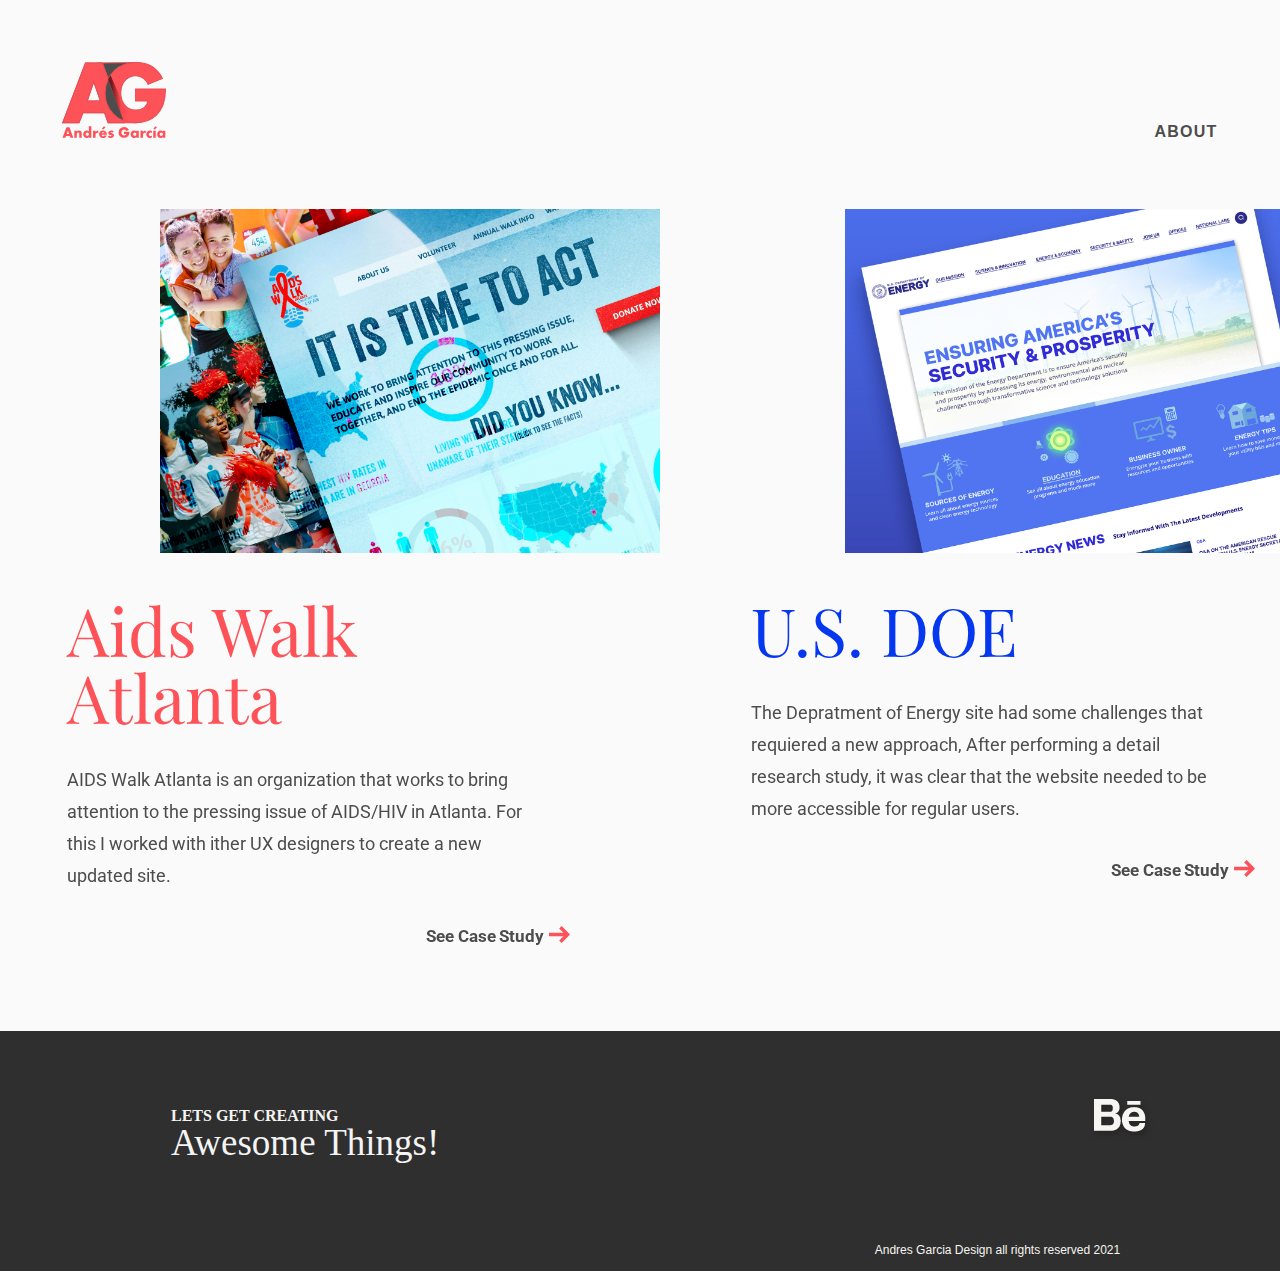
<file: index.html>
<!DOCTYPE html>
<html>

<head>
	<meta charset="utf-8">
	<meta name="viewport" content="width=device-width, initial-scale=1">

	<title>Andres Garcia</title>

<!-- Hotjar Tracking Code for https://andresgarciauxui.github.io/UX_UI_HW_19-2/ -->
<script>
    (function(h,o,t,j,a,r){
        h.hj=h.hj||function(){(h.hj.q=h.hj.q||[]).push(arguments)};
        h._hjSettings={hjid:2412615,hjsv:6};
        a=o.getElementsByTagName('head')[0];
        r=o.createElement('script');r.async=1;
        r.src=t+h._hjSettings.hjid+j+h._hjSettings.hjsv;
        a.appendChild(r);
    })(window,document,'https://static.hotjar.com/c/hotjar-','.js?sv=');
</script>


	<link href="https://cdn.jsdelivr.net/npm/bootstrap@5.0.1/dist/css/bootstrap.min.css" rel="stylesheet"
		integrity="sha384-+0n0xVW2eSR5OomGNYDnhzAbDsOXxcvSN1TPprVMTNDbiYZCxYbOOl7+AMvyTG2x" crossorigin="anonymous">
		<link rel="stylesheet" href="https://unpkg.com/aos@next/dist/aos.css" />
		<link rel="stylesheet" href="./css/style.css" type="text/css" media="screen, projection">
	<link rel="stylesheet" href="./css/owl.carousel.min.css"  type="text/css">

	<link rel="preconnect" href="https://fonts.gstatic.com">
	<link
		href="https://fonts.googleapis.com/css2?family=Roboto:ital,wght@0,100;0,300;0,400;0,500;0,700;0,900;1,400;1,500&display=swap"
		rel="stylesheet">
		<link rel="preconnect" href="https://fonts.gstatic.com"> 
		<link rel="preconnect" href="https://fonts.gstatic.com"> 
		<link rel="preconnect" href="https://fonts.gstatic.com"> 
		<link rel="preconnect" href="https://fonts.gstatic.com"> 
		<link rel="preconnect" href="https://fonts.gstatic.com"> 
		<link href="https://fonts.googleapis.com/css2?family=Playfair+Display:wght@900&display=swap" rel="stylesheet">
		</head>

<body>


	<div class="wrapper">
		<!--Navigation Section-->
		<div class="nav-container">
			<div class="navigation">
				<div class="logo" id="logo">
					<img src="./images/Group 10.svg"
						onerror="this.onerror=null; this.src='./UX_UI_HW_19images/logo-black-sm.svg'"></img>
				</div>

				<div class="empthyDiv">

				</div>
				<div class="middleDiv">
					<a class=aboutButton href="./about.html">ABOUT</a>
				</div>

				<div class="rightDiv">
					<a class="contactButton"  id="redContactButton" type="button"
						href="mailto:andres.garcia.design@gmail.com">CONTACT</a>
				</div>
			</div>

		</div>
		<!--End of Navigation Section-->
		<br />

		<!--Start of my work Section-->
		<div class="featuredProjects ">
			<div class="projectContainer project1 aos-item" data-aos="fade-down">

				<img class="projectImage" src="./images/case_Study-1.jpg" id="project1"></img>
				<h1 class="aos-item" data-aos="fade-down">Aids Walk Atlanta</h1>
				<p class="aos-item" data-aos="fade-down">
					AIDS Walk Atlanta is an organization that works to bring
					attention to the pressing issue of AIDS/HIV in Atlanta.
					For this I worked with ither UX designers to create a new updated site.
				</p>

				<a class="caseStudyLink" href="./casestudy1.html">See Case Study<img class=icon
						src="./images/Arrow.svg"></img></a>
				<br>

			</div>

			<div class="projectContainer project2 aos-item" data-aos="fade-down" id="project2">

				<img class="projectImage" src="./images/case_Study-2.jpg"></img>
				<h1 class="aos-item" data-aos="fade-down">U.S. DOE</h1>
				<p class="aos-item" data-aos="fade-down">
					The Depratment of Energy site had some challenges that requiered a new approach, After performing a
					detail research study, it was clear that the website needed to be more accessible for regular users.
				</p>
				<a class="caseStudyLink" href="./casestudy1.html">See Case Study<img class=icon
						src="./images/Arrow.svg"></img></a>
				<br>
			</div>

			<div class="projectContainer project3 aos-item" data-aos="fade-down" id="project3">

				<img class="projectImage" src="./images/case_Study-3.jpg"></img>
				<h1 class="aos-item" data-aos="fade-down">eZy Travel App</h1>
				<p class="aos-item" data-aos="fade-down">
					eZY travel app is designed to take care of the stressfull part of planning your trip, which is
					packing and agreeing with others on what to do during the trip.
				</p>
				<a class="caseStudyLink" href="/casestudy1.html">See Case Study<img class=icon
						src="./images/Arrow.svg"></img></a>
				<br>
			</div>
		</div>



		<!--End of my work Section-->











		<!--Caroucel Section-->
		
		<!--END Caroucel Section-->









		<section class="sitemap">
			<div class="heading">
				<img class="projectImage" src="./images/Lets get creatingAwesome Things!.svg"></img>
			</div>

			<div class="socialMedia">
				<!-- 
				<ul >
					<li><img src="../UX_UI_HW_17./images/behance.png"></li>
					<li><img src="../UX_UI_HW_17./images/email.png"></li>
					<li><img src="../UX_UI_HW_17./images/resume.png"></li>
					<li><img src="../UX_UI_HW_17./images/Group 27.svg"></li>
				</ul>-->

				<div class="social-mediaicon-div">
					<img src="./images/behance.png">
				</div>

				<div id="repeated-email" class="social-mediaicon-div">
					<img src="./images/email.png">
				</div>

				<div class="social-mediaicon-div">
					<img src="./images/resume.png">
				</div>

				<div class="social-mediaicon-div">
					<img src="./images/Group 27.svg">
				</div>
			</div>
			<div class="copyRight" id="case1">
				<span>Andres Garcia Design all rights reserved 2021</span>
			</div>

		</section>

	</div>
	<!-- script work in progress-->
	<script
  src="https://code.jquery.com/jquery-3.6.0.js"
  integrity="sha256-H+K7U5CnXl1h5ywQfKtSj8PCmoN9aaq30gDh27Xc0jk="
  crossorigin="anonymous"></script>
	<script src="https://cdn.jsdelivr.net/npm/bootstrap@5.0.1/dist/js/bootstrap.bundle.min.js"
		integrity="sha384-gtEjrD/SeCtmISkJkNUaaKMoLD0//ElJ19smozuHV6z3Iehds+3Ulb9Bn9Plx0x4"
		crossorigin="anonymous"></script>

<script src="./js/script.js"></script>

<script src="https://unpkg.com/aos@next/dist/aos.js"></script>
<script>
  AOS.init();
</script>




</body>

</html>
</file>
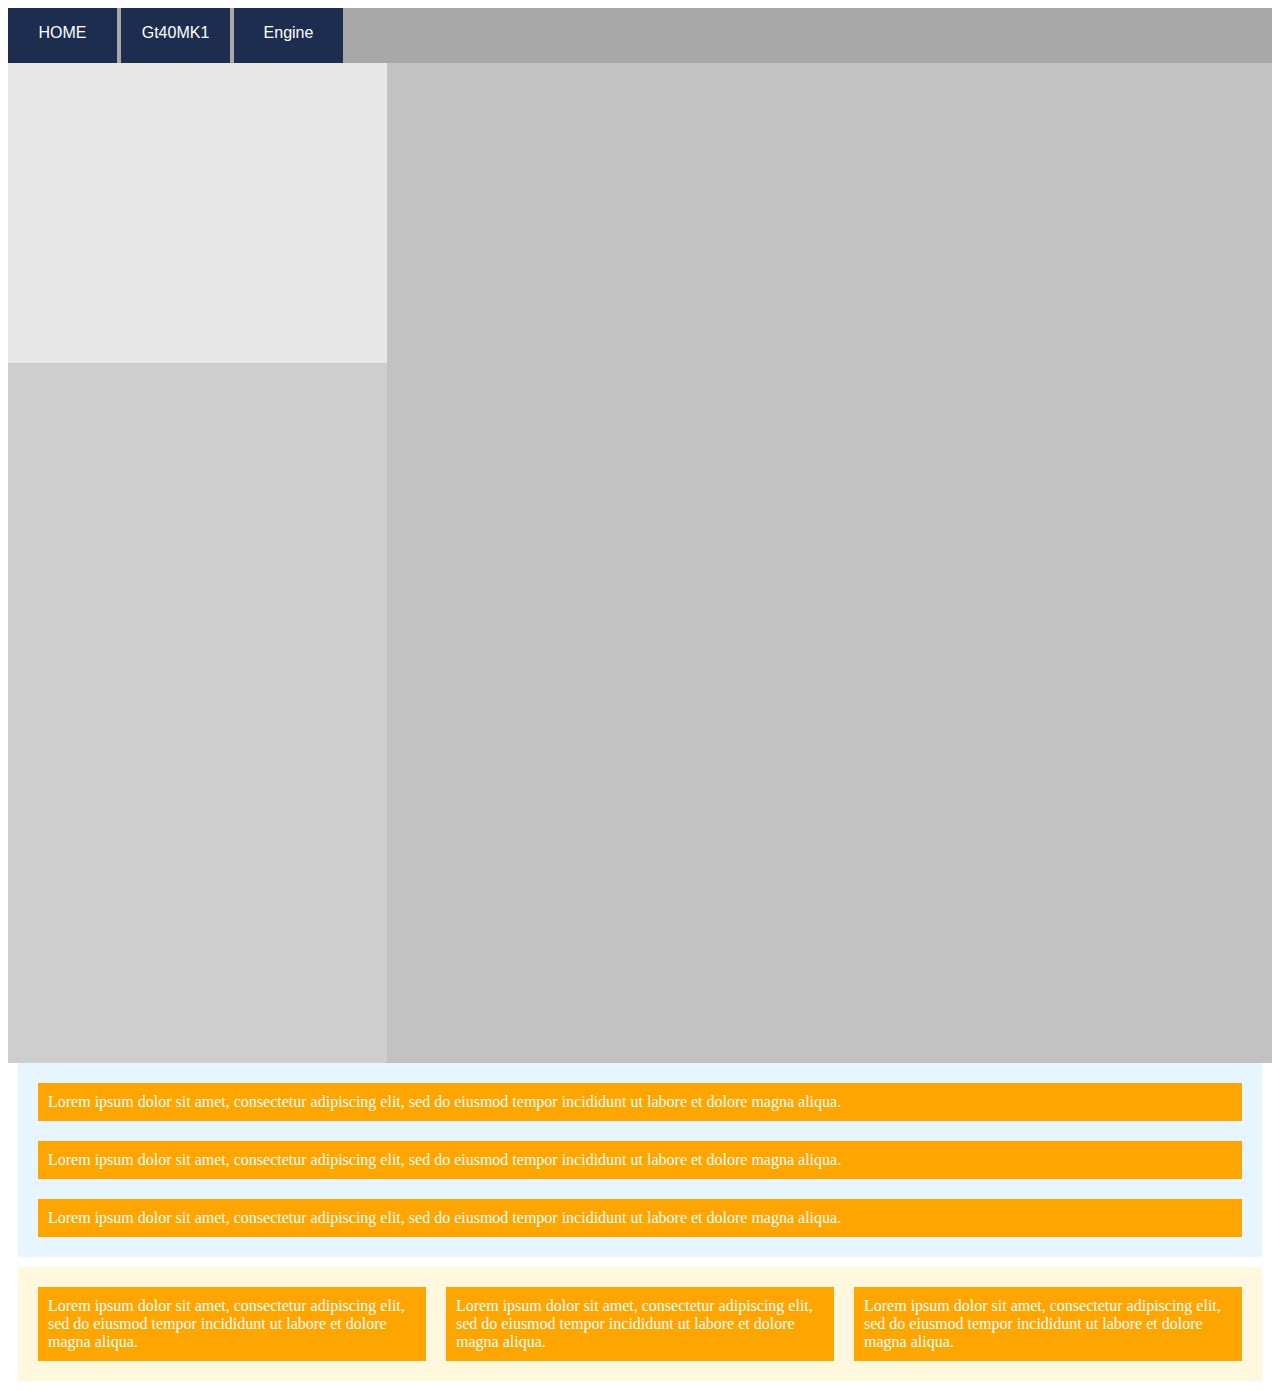
<file: images/Website/index.html>
<!DOCTYPE html>
<html>
    <!--This is the navigation section-->
    <head>
        <link href="css/index.css" type="text/css" rel="stylesheet">

    </head>
    <body>
<nav class="nav">
    <div class="button"><p>HOME</p></div>
    <div class="button"><p>Gt40MK1</p></div>
    <div class="button"><p>Engine</p></div>
   

</nav>

<!--left div container-->

    <div class="left">
         <div class="topLeft">
         </div>

         <div class="bottomLeft">
         </div>


    </div>
  

<!--right div container-->

<div class="right">

</div>

<br>
<div id="column" class="flex">
    <div class="flex_item">
      Lorem ipsum dolor sit amet, consectetur adipiscing elit, sed do eiusmod tempor incididunt ut labore et dolore magna aliqua.
    </div>
    <div class="flex_item">
      Lorem ipsum dolor sit amet, consectetur adipiscing elit, sed do eiusmod tempor incididunt ut labore et dolore magna aliqua.
    </div>
    <div class="flex_item">
      Lorem ipsum dolor sit amet, consectetur adipiscing elit, sed do eiusmod tempor incididunt ut labore et dolore magna aliqua.
    </div>
  </div>
  <div id="row" class="flex">
    <div class="flex_item">
      Lorem ipsum dolor sit amet, consectetur adipiscing elit, sed do eiusmod tempor incididunt ut labore et dolore magna aliqua.
    </div>
    <div class="flex_item">
      Lorem ipsum dolor sit amet, consectetur adipiscing elit, sed do eiusmod tempor incididunt ut labore et dolore magna aliqua.
    </div>
    <div class="flex_item">
      Lorem ipsum dolor sit amet, consectetur adipiscing elit, sed do eiusmod tempor incididunt ut labore et dolore magna aliqua.
    </div>
  </div>

</body>

</html>
</file>
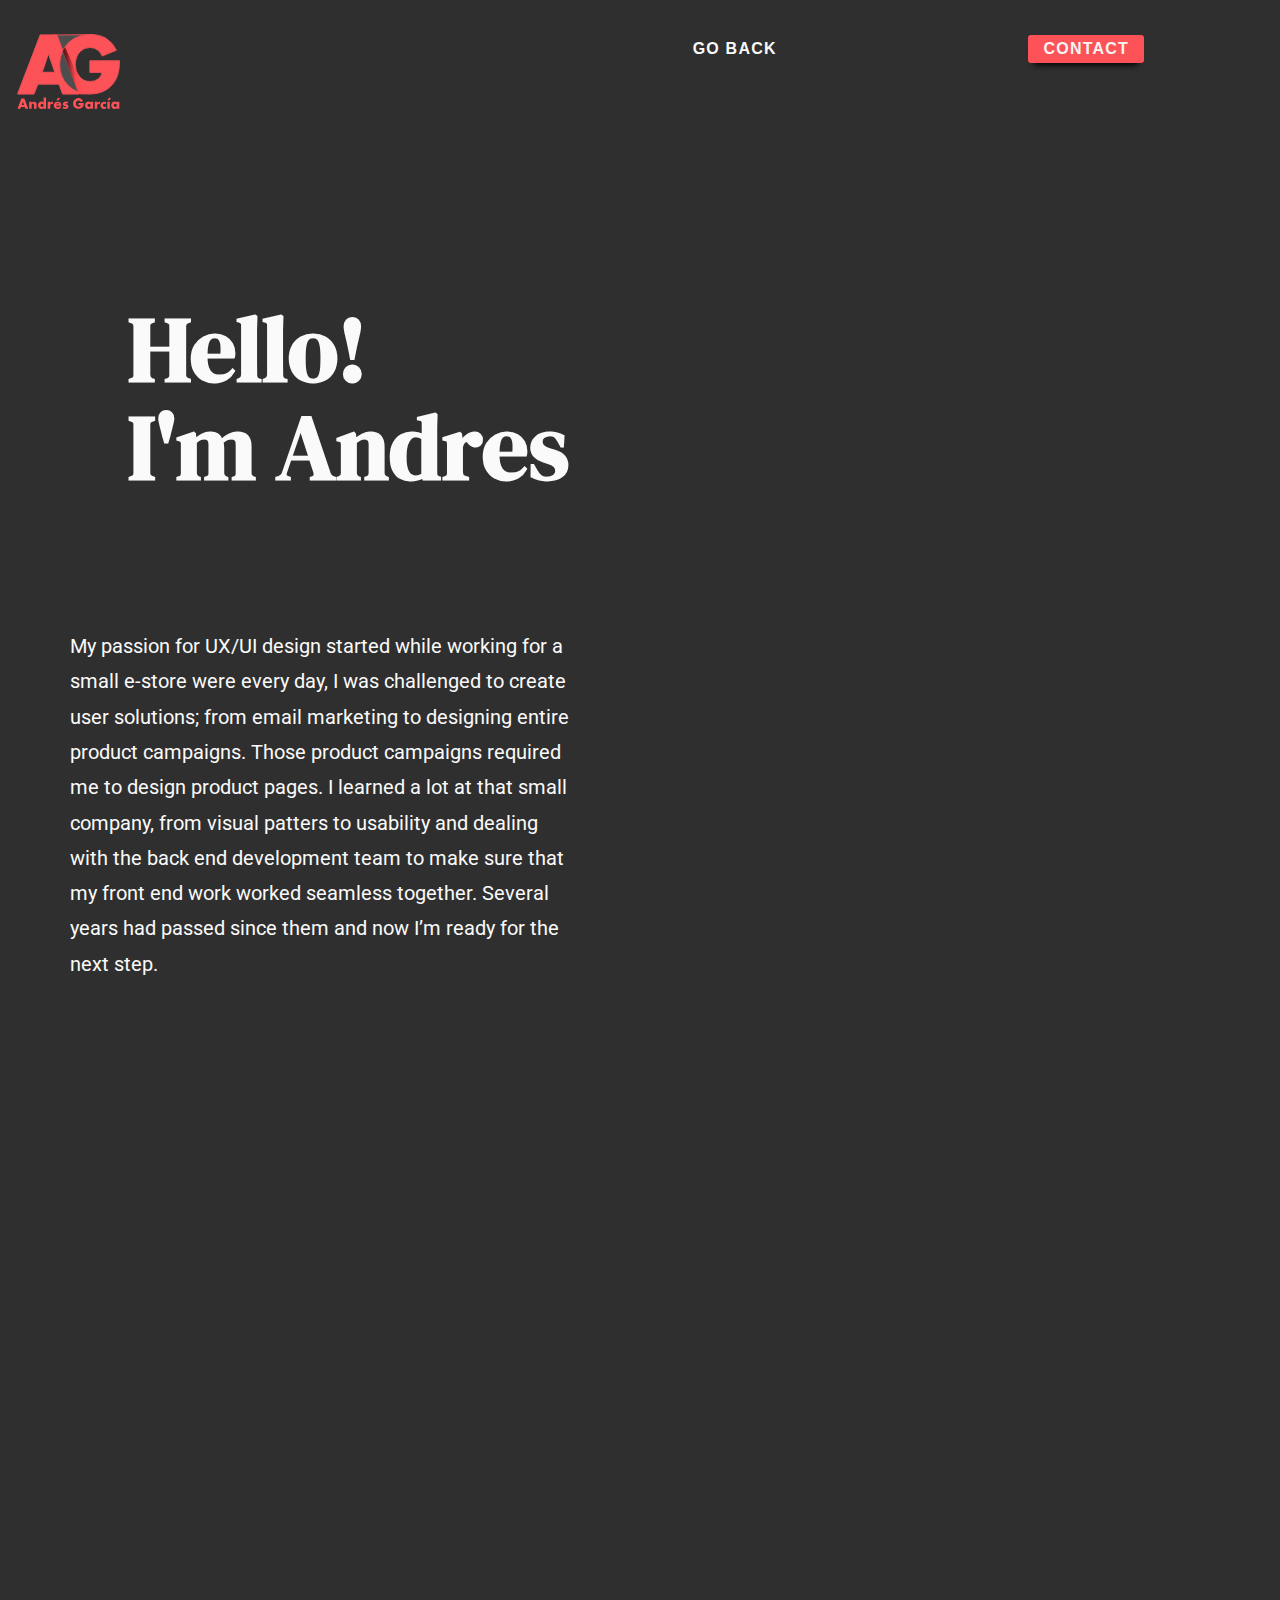
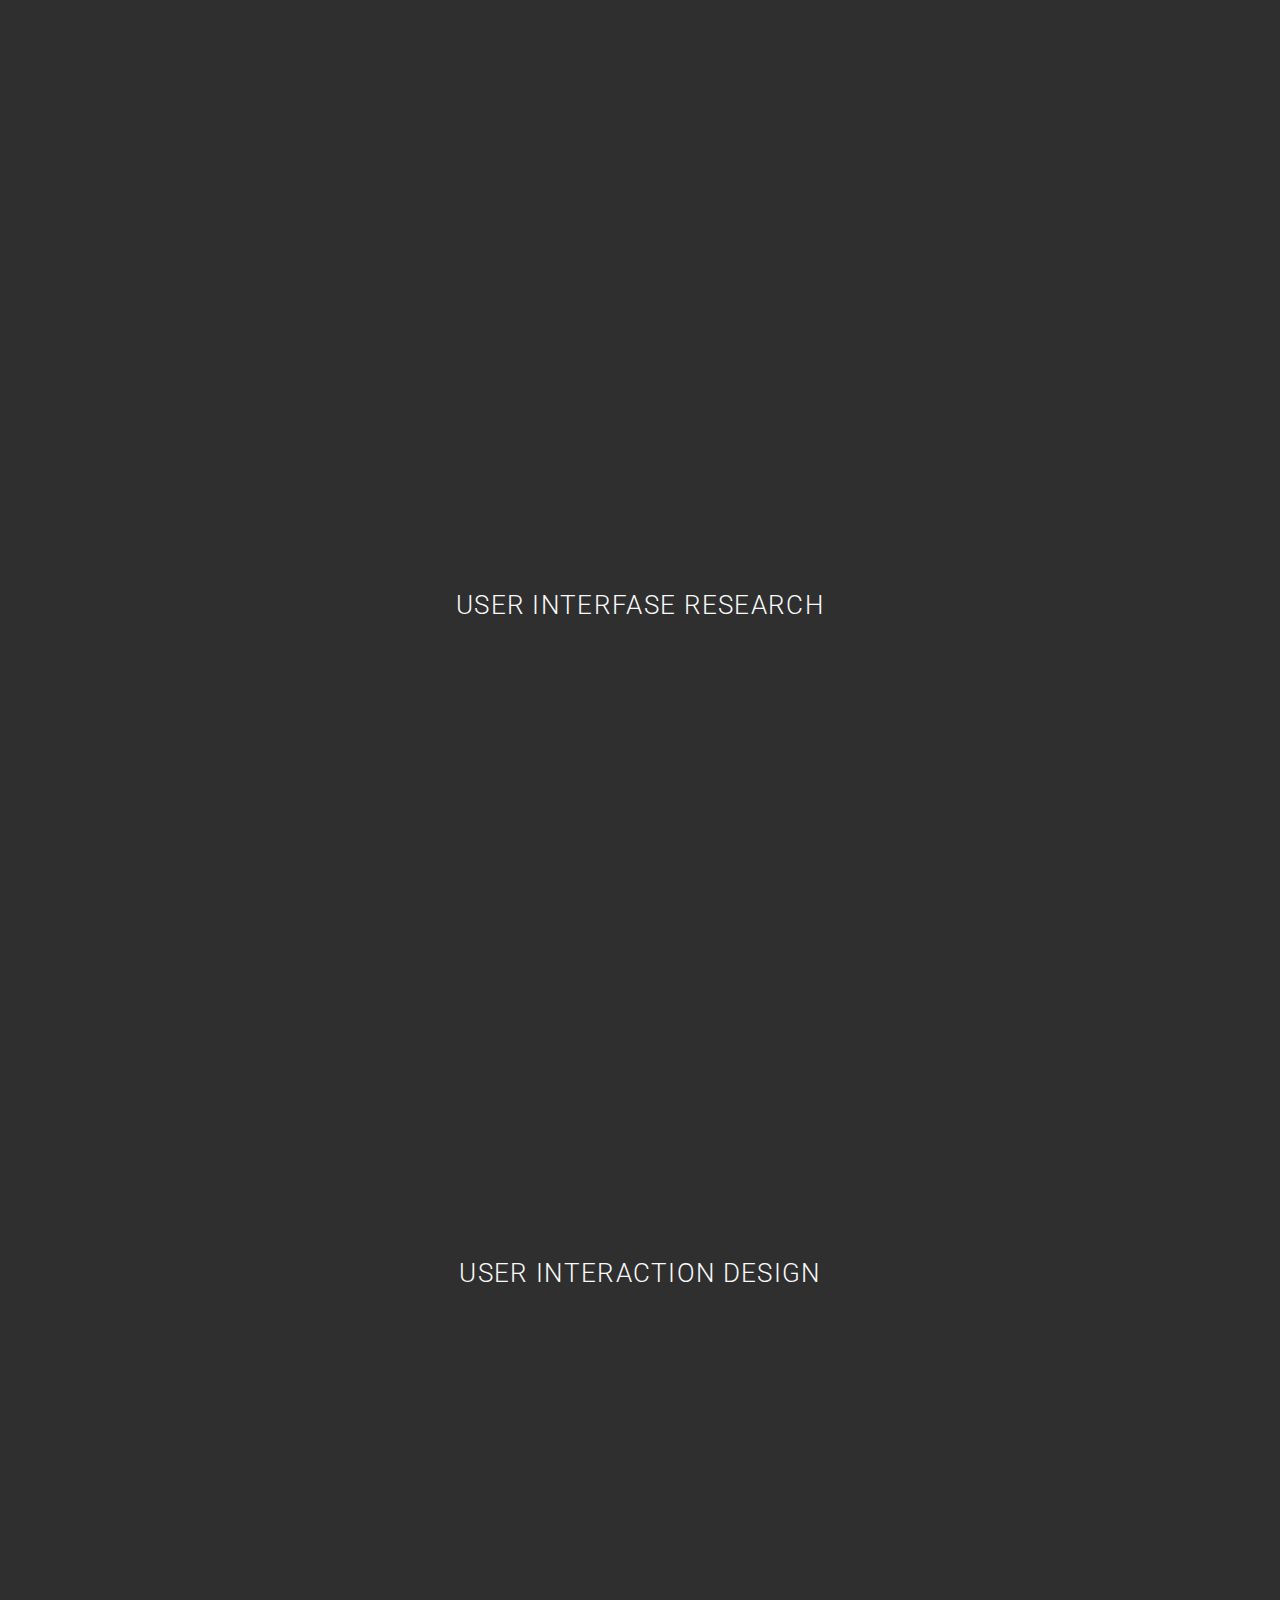
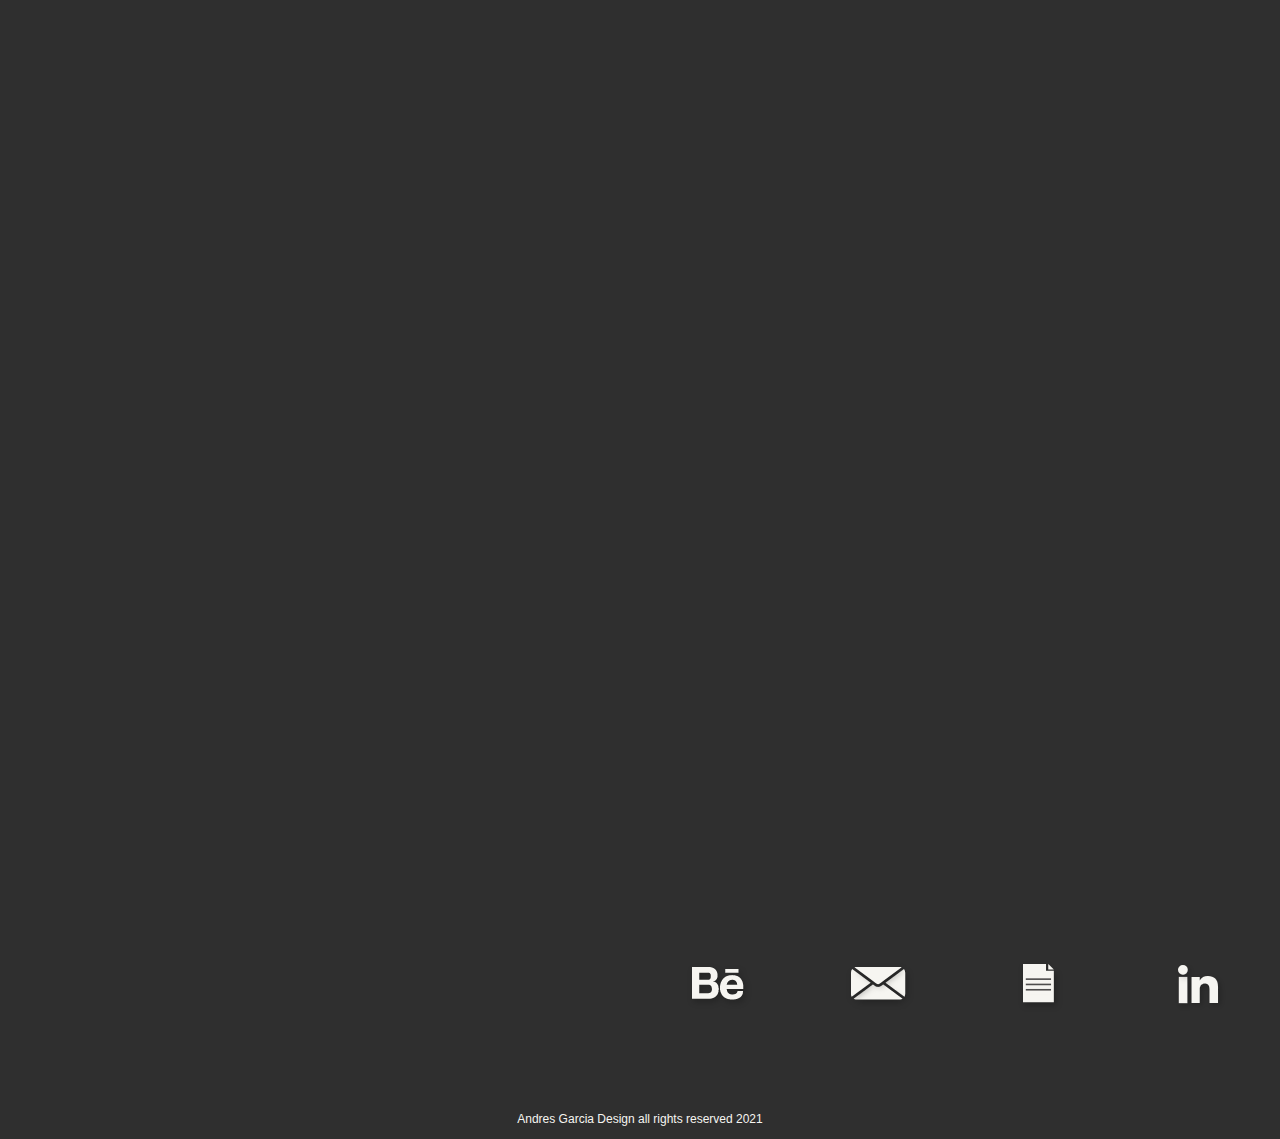
<file: about.html>
<!DOCTYPE html>
<html>
    <head>
		<meta name="viewport" content="width=device-width, initial-scale=1.0">
        <title>Andres Garcia</title>
		<link href="https://cdn.jsdelivr.net/npm/bootstrap@5.0.0/dist/css/bootstrap.min.css" rel="stylesheet" integrity="sha384-wEmeIV1mKuiNpC+IOBjI7aAzPcEZeedi5yW5f2yOq55WWLwNGmvvx4Um1vskeMj0" crossorigin="anonymous">

		<link rel="stylesheet" href="css/about.css"  type="text/css" media="screen, projection">
        <link rel="preconnect" href="https://fonts.gstatic.com"> 
		<link rel="preconnect" href="https://fonts.gstatic.com"> 
		<link href="https://fonts.googleapis.com/css2?family=Roboto:ital,wght@0,100;0,300;0,400;0,500;0,700;0,900;1,400;1,500&display=swap" rel="stylesheet">
		<link href="https://fonts.googleapis.com/css2?family=DM+Serif+Display&display=swap" rel="stylesheet">
		 
				
    </head>
     <body>
<div class="wrapper darkTheme">
		<!--Navigation Section-->
		<header class="navigation" id="dark">
			<div class="logo" id="logo">
				<img src="./images/Group 10.svg" onerror="this.onerror=null; this.src='../UX_UI_HW_17images/logo.png'"></img>
			</div>

			<div class="empthyDiv">

			</div>
			<div class="middleDiv">
				<a class=aboutButton href="./index.html">GO BACK</a>
			</div>

			<div class="rightDiv">
				<a class="contactButton-AGS" value="CONTAC" id="contactButton-AGS"  href="mailto:andres.garcia.design@gmail.com">CONTACT</a>
			</div>
      	</header>  
		<!--End of Navigation Section-->   
		<!--Photo Section-->
<div class="container-fluid">
	<div class="row">
		<div class=" col-lg-6 col-md-6 col-sm-12 bigHeading">
			<h1 class="js-reveal rellax" data-rellax-speed="-5">Hello!
				<br/> I'm Andres</h1>
				<p class="js-reveal" style=" width: 500px; padding: 50px; margin: 20px;">
					My passion for UX/UI design started while working for a small e-store were every day, I was challenged to create user solutions; from email marketing to designing entire product campaigns. Those product campaigns required me to design product pages. I learned a lot at that small company, from visual patters to usability and dealing with the back end development team to make sure that my front end work worked seamless together. Several years had passed since them and now I’m ready for the next step.
				</p>
				<br>
		</div>
		<div class="col-lg-6 col-md-6 col-sm-12 ">
			<img class="js-reveal round-photo" src="./images/T01FPQ8Q4GP-U01GWNXG4GJ-f425d65e6244-512.jpg"></img>
		</div>
	</div>
<br>
</div>	
		<!--end Photo Section-->
		<br/>
		<br/>
		<!--Start About Section-->
		<div class="container-fluid aboutContetent">
			<div class="row">
				<div class="col-lg-4 col-md-4 col-sm-12">
					<img class="js-reveal" src="./images/anne.png"></img>  
					<br>
					<h4>USER INTERFASE RESEARCH</h4>
					<p  class="js-reveal">
						Short blurb about the research process describing the things I learned to do so far.

					</p>
					<br/>
					<br/>
				</div>
				<div class="col-lg-4 col-md-4 col-sm-12">
					<img class="js-reveal" src="./images/voice.jpeg"></img> 
					<br> 
					<h4>USER INTERACTION DESIGN</h4>
					<p class="js-reveal">
						Short blurb about the research process describing the things I learned to do so far.

					</p>
					<br/>
					<br/>
				</div>
				<div class="col-lg-4 col-md-4 col-sm-12">
					<img class="js-reveal" src="./images/Group01-Presentation-Features.jpg"></img> 
					<br> 
					<h4 class="js-reveal">WEB DEVELOPMENT</h4>
					<p class="js-reveal">
						Short blurb about the research process describing the things I learned to do so far.

					</p>
				</div>
				<br/>
				<br/>

			</div>
		</div>
		<br/>
<br/>
		<div class="container-fluid">
			<div class="row">
				<div class=" col-lg-6 col-md-6 col-sm-12 bigHeading">
					<h3 class="js-reveal">Hands on Process</h3>
						<p class="js-reveal" style=" width: 500px; padding: 50px; margin: 20px;">
Andres is able to create visually impactful and effective designs; after all he has 
been a designer since 2009. Wow, I can’t believe it has been that long!
Over five years of experience designing email marketing pieces, product pages 
and administering all sorts of adds and content for a web store. <br>

While creating all sorts of designs he learned a bunch of HTML, CSS and worked with engineers to make sure my work integrated seamlessly with the back end side 
of the business operation. Andres also worked as part of the marketing team for one 
of the biggest food companies in the United States, there he learned a bit about marketing, product photography ,and more extensibly about customer service. Andres is prepared 
to carry a design process to make sure the user needs are meet and to create 
design solutions. 




						</p>
						<br>
				</div>
				<div class="col-lg-6 col-md-6 col-sm-12">
					<img class="js-reveal" src="./images/ux-process-Image.jpg"></img>
				</div>
			</div>
		
		</div>	

		<!--End of About Section-->
                    
    <section class="sitemap">
			<div class="heading">
				<img class="projectImage js-reveal"  src="./images/Lets get creatingAwesome Things!.svg"></img>
			</div>

			<div class="socialMedia"><!-- 
				<ul >
					<li><img src="../UX_UI_HW_17./images/behance.png"></li>
					<li><img src="../UX_UI_HW_17./images/email.png"></li>
					<li><img src="../UX_UI_HW_17./images/resume.png"></li>
					<li><img src="../UX_UI_HW_17./images/Group 27.svg"></li>
				</ul>-->

				<div class="social-mediaicon-div">
					<img src="./images/behance.png">
				</div>

				<div id="repeated-email" class="social-mediaicon-div">
					<img src="./images/email.png">
				</div>

				<div class="social-mediaicon-div">
					<img src="./images/resume.png">
				</div>

				<div class="social-mediaicon-div">
					<img src="./images/Group 27.svg">
				</div>
			</div>
			<div class="copyRight" id="case1">
				<span>Andres Garcia Design all rights reserved 2021</span>
			</div>
						
	</section>

</div>
<!-- script work in progress-->

<!-- script work in progress-->
<script src="http://ajax.googleapis.com/ajax/libs/jquery/2.1.3/jquery.min.js"></script>

<script src="./js/jquery.scroll-reveal.js"></script>
<script>
		$.fn.scrollReveal();
</script>



</body>
</html>
</file>
<file: css/style.css>
* {
    margin: 0;
    padding: 0;
}
body{
  margin: 0!important;
  padding: 0!important;
  border: none!important;
  display: block;
  background-color: #FAFAFA;
  
}

p h1 h2 h3 h4  h5 { margin: 0;
   padding: 0;
  }

 p {
   font-family: 'Roboto', sans-serif; 
   font-size: 16px;
   color: #4E4D4D;
   line-height: 1.75em;
   font-size: calc(16px + (20 - 16) * ((100vw - 340px) / (1940 - 340)));} 


.wrapper{
  
  display: inline-block;
  justify-content: center;
  
  
 
}


.darkTheme{
  background-color: #2F2F2F;

}
#dark{
  background-color: #2F2F2F;
}

#light{
  background-color: #FAFAFA;
}

.nav-container{
  
  

}


.navigation
        {   height:  12vh;
            /* border: 2px solid rgb(238, 255, 0); */
            display: grid;
            grid-template-columns: auto auto auto auto; 
            grid-template-rows: auto auto auto;
            text-align: center; 
            
            
            
            
           
        }
  
 .logo{
    /* to take off the border remove this */
    /* border: 2px solid rgb(238, 255, 0); */
    /* to take off the border remove this */
    align-content: left;
    text-align: left;
    max-width: 103px;
    height: auto;
    padding-left: 10%;
    padding-top: 10%;
 }       
.middleDiv{
    /* to take off the border remove this */
    /* border: 2px solid rgb(164, 175, 7); */
    /* to take off the border remove this */
    padding-top: 10%;
}
.empthyDiv{
    /* to take off the border remove this */
    /*  border: 2px solid rgb(129, 138, 1); */
    /* to take off the border remove this */
}
.rightDiv{
    /* to take off the border remove this */
    /* border: 2px solid rgb(103, 107, 39); */
    /* to take off the border remove this */
    align-content: right;
    padding-top: 10%;
}

.linkClass{
  color:#4E4D4D;
}

.aboutButton{
  color:#4E4D4D;
  background-color: #FAFAFA;
  display: inline-block;
  border: none;
  padding: 10px 15px;
  cursor: pointer;
  text-align: center;
  position:relative;
  margin-top: 10%;
  margin-right: 10%;
}


.aboutButton a{  
  position: relative;
  padding-top: 35% !important;
  margin-top: 10% !important;
  margin-right: 10% !important;
}


.aboutButton:hover{
  color: #5f5e5e;
  transform: translateX(3px);
  transition-timing-function: ease-in-out;
  transition-duration: .2S;

}

.aboutButton:active{
  color: #797979;
  transition-timing-function: ease-in-out;
  transition-duration: .2S;
}


.contactButton {
  color:#F6F5F1;
  background-color: #FD5258!important;
  border-radius: 3px!important;
  display: inline-block!important;
  border: none!important;
  padding: 5px 15px!important;
  cursor: pointer!important;
  box-shadow: 0 8px 6px -6px #aaaaaa!important;
  text-align: center!important;
  position:relative!important;
  margin-top: 10%;
  margin-right: 10%!important;
}

.contactButton:hover { 
  background-color:#fd6a6f!important;
  transform: translateX(3px)!important;
  transition-timing-function: ease-in-out!important;
  transition-duration: .2S!important;
  color: #FAFAFA!important;
}


.contactButton :active {
background-color: #c73136;
transition-duration: .2S;
}

a{
  font-family: 'Hind',  sans-serif ;
  font-size: 16px;
  font-weight:700;
  text-decoration: none;
  color:#4E4D4D;
  letter-spacing:.075em;
}

img {
  height: auto;
}



ul{display: inline-block;}

ul.social-media-list img {
  padding: 5px;
  border-radius: 5px;
  width: 36px;
  height: 36px;
}

ul.social-media-list li {
  display: inline-block;
  margin: 2px;
}
.social-media-list {
  list-style-type: none;
  margin: 0;
  padding: 0;
  width: 36px;
  height: 36px;
}
.social-mediaicon-div{
  display: inline-flexbox;
  align-self: center;
  justify-self: center;
}

/*this is the footer container */
.sitemap{

  background-color: #2F2F2F;
  height: 240px;
  width:100%;
  /* border: 2px solid rgb(238, 255, 0); */
  display: grid;
  grid-template-columns: 1fr 1fr; 
  grid-template-rows: 2.95fr 1fr;
  grid-template-areas:   
        "heading socialMedia"
        "copyRight copyRight";
  text-align: center; 
  margin:0;
}

.heading {
  /* border: 2px solid rgb(0, 255, 221);*/
  grid-area: heading;
  display:flex;
  align-items: center; /* Vertical center of image & text */
  padding: 10px;
}

.socialMedia{
  /* border: 2px solid rgb(0, 255, 221);*/
  grid-area: socialMedia;
  display: grid;
  grid-template-columns: 25% 25% 25% 25%;
}

.copyright{
  /* border: 2px solid rgb(0, 255, 221);*/
  grid-area: copyRight;
  position: relative;
  text-align: center;
  align-items: center;
}

span {
  position: relative;
  left: 50%;
  top: 50%;
  bottom: 50%;
  top: 50%;
  transform: translate(-50%, -50%);
  font-family:  'Hind',  sans-serif;
font-size: 12px;
color: #F6F5F1;
}

.centerText{
  color: #F6F5F1; text-align: center; 
}


.featuredProjects{
  background-color: #FAFAFA;
  /*remove these to remove the colors */
  
  /*remove these to remove the colors */
}


.projectContainer{
  
   /* to take off the border remove this */
  
   /* to take off the border remove this */
  padding-top: 5%;
  padding-bottom: 2%;


}

.projectContainer h1 {
  font-family: 'Playfair Display', serif;  font-weight:400;
  margin: 0;
  padding-top: 1%;
  padding-left: 10%;
  padding-right: 20%;
  font-size: calc(35px + (90 - 35) * ((100vw - 340px) / (1940 - 300)))!important;
  line-height: normal;
  -webkit-font-smoothing: antialiased;
  -moz-osx-font-smoothing: grayscale;
  
}


.carouselProject1-Heading {
  font-family: 'Playfair Display', serif;    margin: 0;
  padding-top: 1%;
  padding-left: 10%;
  padding-right: 20%;
  padding-bottom: 1%;
  font-size: calc(35px + (90 - 25) * ((100vw - 340px) / (1940 - 340)))!important;
  color: #FD5258; 
  text-align: left;
  
}

.carouselProject-P{
  text-align: left!important;
  
}

.carouselIndicatorCustom{
  display: inline-block;
  color: #FD5258;
}

.projectContainer p {
  padding-left: 10%;
  padding-right: 20%;
}


/* For Screen size of 320px or less*/

@media only screen and (max-width: 340px) {
  /* phones: */
  .navigation {
    margin: 7px;
    min-width: 340px;
    height: 18vh;
    
  }
  .logo{
    /* to take off the border remove this */
    /* border: 2px solid rgb(238, 255, 0); */
    /* to take off the border remove this */
    align-content: left;
    text-align: left;
    

    padding-left: 10%;
    vertical-align: middle;
 }     


  .sitemap {
    margin: 7px;
  }


  .projectContainer h1 {
    font-family: 'Playfair Display', serif;
    margin: 0;
    padding-top: 8%;
    padding-left: 10%;
    padding-right: 20%;
    padding-bottom: 1%;
  }
  

    .featuredProjects{
      display: grid;
      grid-template-rows: auto; 
      /*remove these to remove the colors */
     
      /*remove these to remove the colors */
      
      margin: 7px;
    }
      
    .empthyDiv{
      display: none;
    }
    /* used to change to logo to black and white with media query*/
    #logo {
      content: url("../images/logo-black-sm.svg");
      min-width: 50px;
      margin-top: 5px;
    }


    #repeated-email {display: none;}
}



/* For Screen size of 1240px or more*/

@media only screen and (min-width: 1240px) {
  /* phones: */
  .navigation {
    width: 100%;
    margin: 10px;

  }
  .sitemap {
    width: 100%;
    margin: 0;
    padding:0;
  }
 


  .featuredProjects{
    display: grid;
    grid-template-columns: 1fr 1fr  1fr ;
    grid-template-rows: auto; 
    column-gap: 1%;
    /* to take off the border remove this */
   
     /* to take off the border remove this */


  }


  .projectContainer h1 {
    font-family: 'Playfair Display', serif;
    margin: 0;
    padding-top: 6%;
    padding-left: 10%;
    padding-right: 20%;
    padding-bottom: 5%;
    line-height: 1.0em;
  }
  
}

/* END For Screen size of 1240px or more*/

.caseStudyLink {
  text-decoration: none;
  font-family: 'Roboto', sans-serif; 
  font-weight: 700;
  font-size: 17px;
  letter-spacing: -.003em;
  display: block;
  text-align: right;
  padding-top: 5%;
  padding-bottom: 8%;
  padding-right: 15%;
}

.project1  h1   {
  color: #FD5258;
}

.project2  h1  { 
  color: #0537F1;
}

.project3  h1   {
  color: #0E7AFF;
}


.icon{
  width: 21px;
  height: auto;
  position: relative;
  top: 1px;
  left: 5px;
}



.projectImage{
  max-width: 500px;
  height: auto;
  margin-left: 160px!important;
  margin-top: 30px!important;
  margin-right: 5px!important;
}



/*--Slider css--*/
/*--Slider css--*/
/*--Slider css--*/




      /*--Slider css--*/
      /*--Slider css--*/
      /*--Slider css--*/
</file>
<file: images/Website/css/index.css>
.nav{
    width: 100%;
    background-color: rgb(168, 168, 168);
   
    
}
.button{ 
    background-color: rgb(29, 45, 80);
    height:55px;
    width:109px;
    display: inline-block;
    text-align: center;
    margin:0;
    padding:center;


}
.button p {
    color:white;
    font-family: Arial, Helvetica, sans-serif;

}


.left{ 
    width:30%;
    background-color: rgb(103, 168, 233);
    float: left;
    height:1000px;
    padding:0;
    margin:0;
}

.right{ 
    width:70%;
    background-color: rgb(194, 194, 194);
    height:1000px;
    float: right;
    padding:0;
    margin:0;
}


.topLeft{
    background-color: rgb(231, 231, 231);
    height:300px;
    width:100%;
    position: relative;
    padding: 0;
    margin: 0;
}
.bottomLeft{

    background-color: rgb(207, 206, 206);
    position: relative;
    height:700px;
    width: 100%;
}
.flex_item {
    padding:10px;
    margin: 10px;
    background-color: orange;
    color: white;
  }
  .flex {
    display: flex;
    padding: 10px;
    margin: 10px;
  }
  #column {
    background-color: #E6F5FF;
    flex-direction: column;
  }
  #row {
    background-color: #FFF7DE;
    flex-direction: row;
  }
</file>
<file: css/about.css>
* {
    margin: 0;
    padding: 0;
}

.js-reveal {
  opacity: 1;
  transition: opacity .7s ease-in, margin-top .7s ease-out;
}

.js-reveal--hidden {
  opacity: 0;
  margin-top: 3em;}
  
script {
  display: none;
}

body{
  margin: 0!important;
  padding: 0!important;
  border: none!important;
  display: block;
  
}

p h1 h2 h3 h4  h5 { margin: 0;
   padding: 0;
  }

 p {
   font-family: 'Roboto', sans-serif; 
   font-size: 16px;
   color: #FAFAFA;
   line-height: 1.75em;
   font-size: calc(16px + (20 - 16) * ((100vw - 300px) / (1240 - 300)));} 

h3{
    font-family: 'DM Serif Display', serif;
    text-align: center;
    font-weight: 300;
    color: #FAFAFA;
    letter-spacing: .05em;
    padding-top: 1%;
    font-size: calc(48px + (48 - 25) * ((100vw - 300px) / (1240 - 300)));}


h4 {
    font-family: 'Roboto', sans-serif;
    text-align: center;
    font-weight: 300;
    color: #FAFAFA;
    letter-spacing: .05em;
    padding-top: 1%;
    font-size: calc(22px + (22 - 18) * ((100vw - 300px) / (1240 - 300)));}
    


.wrapper{
  
  display: inline-block;
  justify-content: center;
 
}


.darkTheme{
  background-color: #2F2F2F;

}
#dark{
  background-color: #2F2F2F;
}



.navigation
        {   height:  12vh;
            /* border: 2px solid rgb(238, 255, 0); */
            display: grid;
            grid-template-columns: auto auto auto auto; 
            text-align: center; 
            
            position:relative;
           
        }
  
 .logo{
    /* to take off the border remove this */
    /* border: 2px solid rgb(238, 255, 0); */
    /* to take off the border remove this */
    align-content: left;
    text-align: left;
    max-width: 103px;
    height: auto;
    padding-left: 5%;
    padding-top: 10%;
 }       


.linkClass{
  color:#F6F5F1;
}

.aboutButton{
  color: #FAFAFA;
  background-color: #2F2F2F;
  display: inline-block;
  border: none;
  padding: 5px 15px;
  cursor: pointer;
  text-align: center;
  position:relative;
  margin-top: 10%;
  margin-right: 10%;
}


.aboutButton a{  
  position: relative;
  padding-top: 35% !important;
  margin-top: 10% !important;
  margin-right: 10% !important;
}


.aboutButton:hover{
  color: #ebebeb;
  transform: translateX(3px);
  transition-timing-function: ease-in-out;
  transition-duration: .2S;

}

.aboutButton-AGS:active{
  color: #dadada;
  transition-timing-function: ease-in-out;
  transition-duration: .2S;
}


.contactButton-AGS {
  color:#F6F5F1;
  background-color: #FD5258;
  border-radius: 3px;
  display: inline-block;
  border: none;
  padding: 5px 15px;
  cursor: pointer;
  box-shadow: 0 8px 6px -6px #000000; 
  text-align: center;
  position:relative;
  margin-top: 10%;
  margin-right: 10%;
}

.contactButton-AGS:hover { 
  background-color:#fd6a6f;
  transform: translateX(3px);
  transition-timing-function: ease-in-out;
  transition-duration: .2S;
  color:#F6F5F1;
}


.contactButton-AGS :active {
color:#F6F5F1;
background-color: #c73136;
transition-timing-function: ease-in-out;
transition-duration: .2S;
}

a{
  font-family: 'Hind',  sans-serif ;
  font-size: 16px;
  font-weight:700;
  text-decoration: none;
  color:#4E4D4D;
  letter-spacing:.075em;
}

img {
  max-width: 100%;
    height: auto;
}



ul{display: inline-block;}

ul.social-media-list img {
  padding: 5px;
  border-radius: 5px;
  width: 36px;
  height: 36px;
}

ul.social-media-list li {
  display: inline-block;
  margin: 2px;
}
.social-media-list {
  list-style-type: none;
  margin: 0;
  padding: 0;
  width: 36px;
  height: 36px;
}
.social-mediaicon-div{
  display: inline-flexbox;
  align-self: center;
  justify-self: center;
}

/*this is the footer container */
.sitemap{

  background-color: #2F2F2F;
  height: 240px;
  width:100%;
  /* border: 2px solid rgb(238, 255, 0); */
  display: grid;
  grid-template-columns: 1fr 1fr; 
  grid-template-rows: 2.95fr 1fr;
  grid-template-areas:   
        "heading socialMedia"
        "copyRight copyRight";
  text-align: center; 
  margin:0;
}

.heading {
  /* border: 2px solid rgb(0, 255, 221);*/
  grid-area: heading;
  display:flex;
  align-items: center; /* Vertical center of image & text */
  padding: 10px;
}

.socialMedia{
  /* border: 2px solid rgb(0, 255, 221);*/
  grid-area: socialMedia;
  display: grid;
  grid-template-columns: 25% 25% 25% 25%;
}

.copyright{
  /* border: 2px solid rgb(0, 255, 221);*/
  grid-area: copyRight;
  position: relative;
  text-align: center;
  align-items: center;
}

span {
  position: relative;
  left: 50%;
  top: 50%;
  bottom: 50%;
  top: 50%;
  transform: translate(-50%, -50%);
  font-family:  'Hind',  sans-serif;
font-size: 12px;
color: #F6F5F1;
}

.centerText{
  color: #F6F5F1; text-align: center; 
}


.featuredProjects{
  
  /*remove these to remove the colors */
  
  /*remove these to remove the colors */
}

.round-photo{
  border-radius: 50%;
  padding: 50px;
  size: 50%;
}

.projectContainer{
  
   /* to take off the border remove this */
  
   /* to take off the border remove this */
  padding-top: 5%;
  padding-bottom: 2%;


}

.bigHeading h1 {
  font-family: 'DM Serif Display', serif;
  margin: 0;
  padding-top: 10%;
  padding-left: 10%;
  padding-right: 20%;
  padding-bottom: 1%;
  font-size: calc(35px + (90 - 35) * ((100vw - 300px) / (1240 - 300)));
  line-height: calc(35px + (95 - 35) * ((100vw - 300px) / (1240 - 300)));
  color: #FAFAFA;
  
}

.projectContainer p {
  padding-left: 10%;
  padding-right: 20%;
}


/* For Screen size of 320px or less*/

@media only screen and (max-width: 300px) {
  /* phones: */
  .navigation {
    margin: 7px;
    min-width: 280px;
  }
    .logo {width: 50%;
    height: auto;
    
  }


  .sitemap {
    margin: 7px;
  }


  .bigHeading h1 {
    font-family: 'DM Serif Display', serif;
    margin: 0;
    padding-top: 15%;
    padding-left: 10%;
    padding-right: 20%;
    padding-bottom: 5%;
    color: #FAFAFA;
  }
  


 

    .featuredProjects{
      display: grid;
      grid-template-rows: 1fr 1fr 1fr 
      /*remove these to remove the colors */
      background-color: #ececec;
      /*remove these to remove the colors */
      
      margin: 7px;
    }
      
    .empthyDiv{
      display: none;
    }
    /* used to change to logo to black and white with media query*/
    #logo {
      content: url("/images/Logo-Black.svg");
      min-width: 50px;
    }


    #repeated-email {display: none;}
}



/* For Screen size of 1240px or more*/

@media only screen and (min-width: 1240px) {
  /* phones: */
  .navigation {
    width: 100%;
    margin: 0;

  }
  .sitemap {
    width: 100%;
    margin: 0;
    padding:0;
  }
 


  .aboutContetent{
    width: 100%;
    margin: 0;
    padding:0;


  }


  .bigHeading h1 {
    font-family: 'DM Serif Display', serif;
    margin: 0;
    padding-top: 15%;
    padding-left: 10%;
    padding-right: 20%;
    padding-bottom: 5%;
    color: #FAFAFA;
  }
  
}

/* END For Screen size of 1240px or more*/

.caseStudyLink {
  text-decoration: none;
  font-family: 'Roboto', sans-serif; 
  font-weight: 700;
  font-size: 17px;
  letter-spacing: -.003em;
  display: block;
  text-align: right;
  padding-top: 5%;
  padding-bottom: 10%;
  padding-right: 15%;
}



.icon{
  width: 21px;
  height: auto;
  position: relative;
  top: 4px;
  left: 5px;
}



.projectImage{
  width: 100%;
  height: auto;
}
</file>
